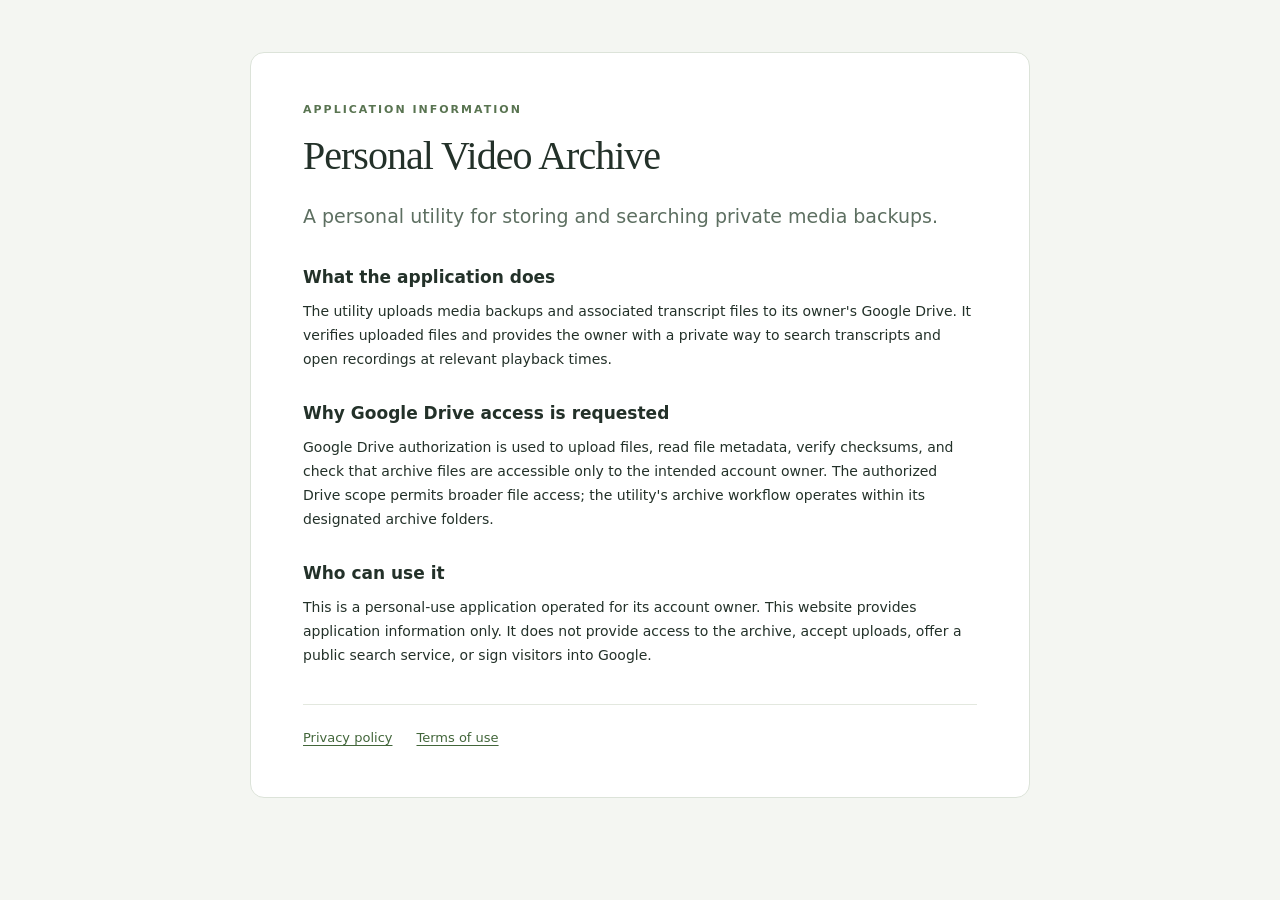
<file: index.html>
<!doctype html>
<html lang="en">
<head>
  <meta charset="utf-8">
  <meta name="viewport" content="width=device-width,initial-scale=1">
  <meta name="robots" content="noindex,nofollow">
  <meta name="referrer" content="no-referrer">
  <title>Personal Video Archive</title>
  <link rel="stylesheet" href="style.css">
</head>
<body>
  <main>
    <p class="label">APPLICATION INFORMATION</p>
    <h1>Personal Video Archive</h1>
    <p class="lead">A personal utility for storing and searching private media backups.</p>
    <h2>What the application does</h2>
    <p>The utility uploads media backups and associated transcript files to its owner's Google Drive. It verifies uploaded files and provides the owner with a private way to search transcripts and open recordings at relevant playback times.</p>
    <h2>Why Google Drive access is requested</h2>
    <p>Google Drive authorization is used to upload files, read file metadata, verify checksums, and check that archive files are accessible only to the intended account owner. The authorized Drive scope permits broader file access; the utility's archive workflow operates within its designated archive folders.</p>
    <h2>Who can use it</h2>
    <p>This is a personal-use application operated for its account owner. This website provides application information only. It does not provide access to the archive, accept uploads, offer a public search service, or sign visitors into Google.</p>
    <nav aria-label="Information pages"><a href="privacy.html">Privacy policy</a><a href="terms.html">Terms of use</a></nav>
  </main>
</body>
</html>
</file>
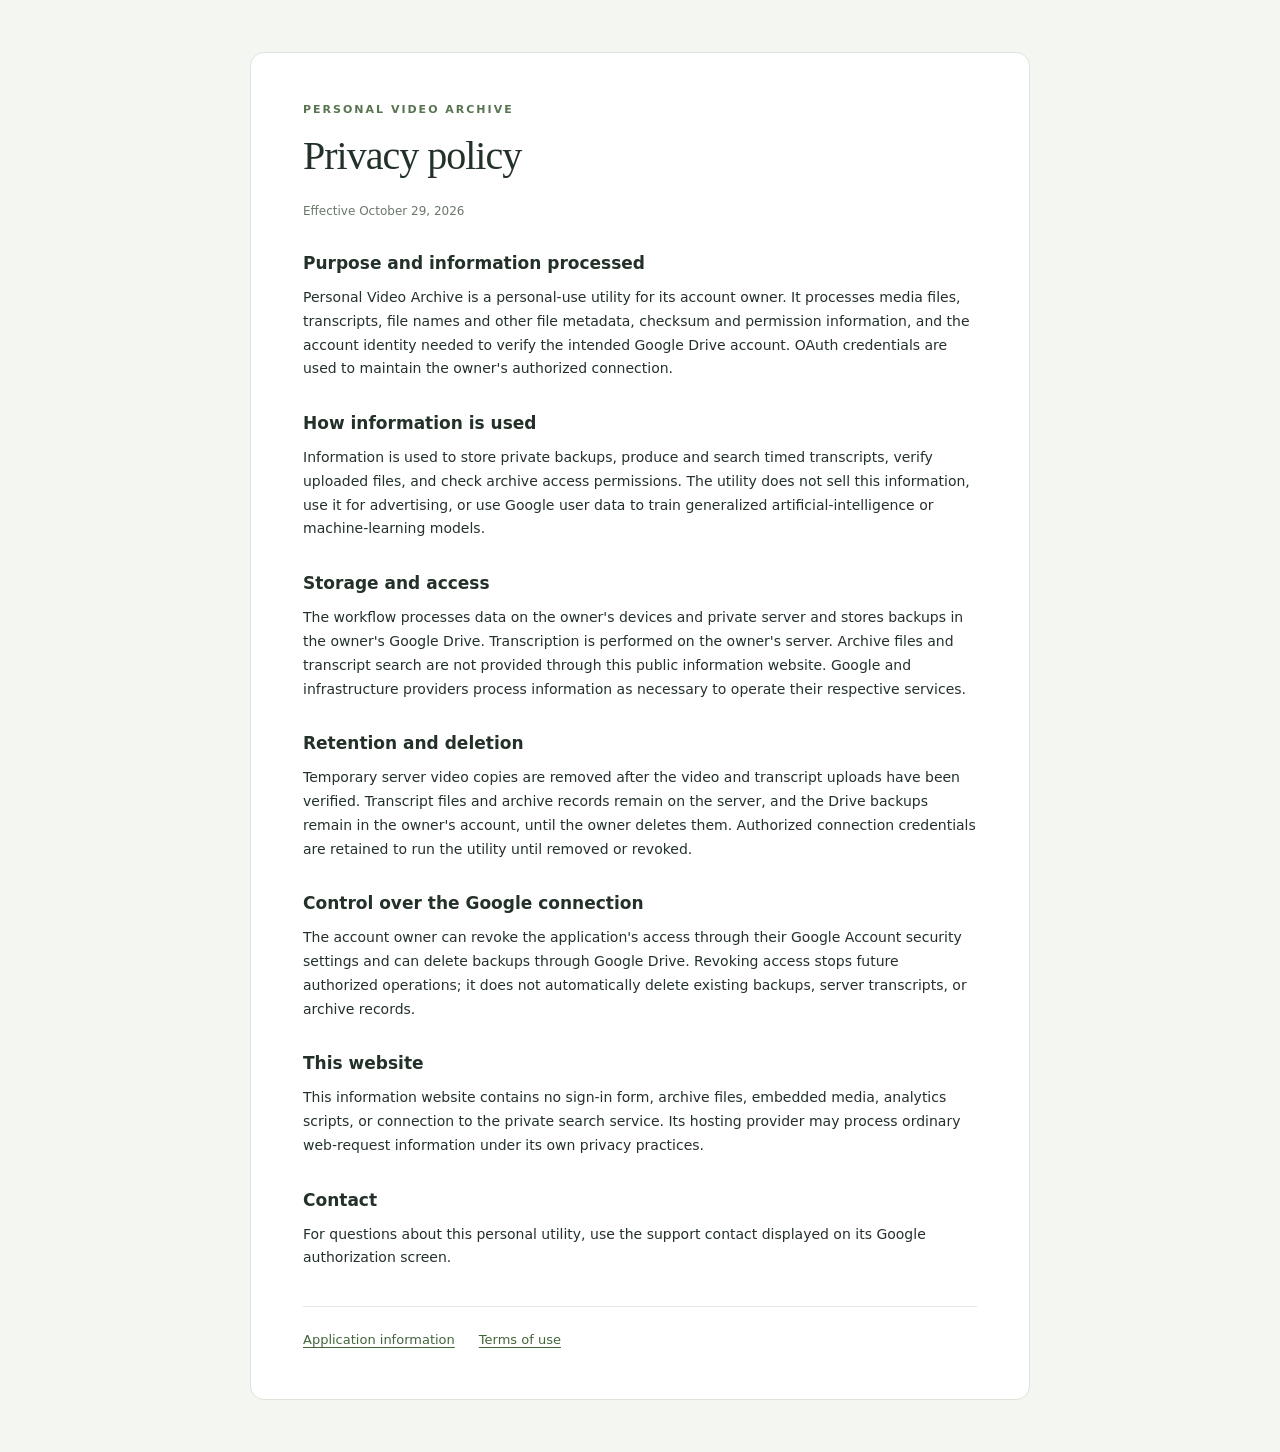
<file: privacy.html>
<!doctype html>
<html lang="en">
<head>
  <meta charset="utf-8">
  <meta name="viewport" content="width=device-width,initial-scale=1">
  <meta name="robots" content="noindex,nofollow">
  <meta name="referrer" content="no-referrer">
  <title>Privacy policy · Personal Video Archive</title>
  <link rel="stylesheet" href="style.css">
</head>
<body>
  <main>
    <p class="label">PERSONAL VIDEO ARCHIVE</p>
    <h1>Privacy policy</h1>
    <p class="date">Effective October 29, 2026</p>
    <h2>Purpose and information processed</h2>
    <p>Personal Video Archive is a personal-use utility for its account owner. It processes media files, transcripts, file names and other file metadata, checksum and permission information, and the account identity needed to verify the intended Google Drive account. OAuth credentials are used to maintain the owner's authorized connection.</p>
    <h2>How information is used</h2>
    <p>Information is used to store private backups, produce and search timed transcripts, verify uploaded files, and check archive access permissions. The utility does not sell this information, use it for advertising, or use Google user data to train generalized artificial-intelligence or machine-learning models.</p>
    <h2>Storage and access</h2>
    <p>The workflow processes data on the owner's devices and private server and stores backups in the owner's Google Drive. Transcription is performed on the owner's server. Archive files and transcript search are not provided through this public information website. Google and infrastructure providers process information as necessary to operate their respective services.</p>
    <h2>Retention and deletion</h2>
    <p>Temporary server video copies are removed after the video and transcript uploads have been verified. Transcript files and archive records remain on the server, and the Drive backups remain in the owner's account, until the owner deletes them. Authorized connection credentials are retained to run the utility until removed or revoked.</p>
    <h2>Control over the Google connection</h2>
    <p>The account owner can revoke the application's access through their Google Account security settings and can delete backups through Google Drive. Revoking access stops future authorized operations; it does not automatically delete existing backups, server transcripts, or archive records.</p>
    <h2>This website</h2>
    <p>This information website contains no sign-in form, archive files, embedded media, analytics scripts, or connection to the private search service. Its hosting provider may process ordinary web-request information under its own privacy practices.</p>
    <h2>Contact</h2>
    <p>For questions about this personal utility, use the support contact displayed on its Google authorization screen.</p>
    <nav aria-label="Information pages"><a href="index.html">Application information</a><a href="terms.html">Terms of use</a></nav>
  </main>
</body>
</html>
</file>
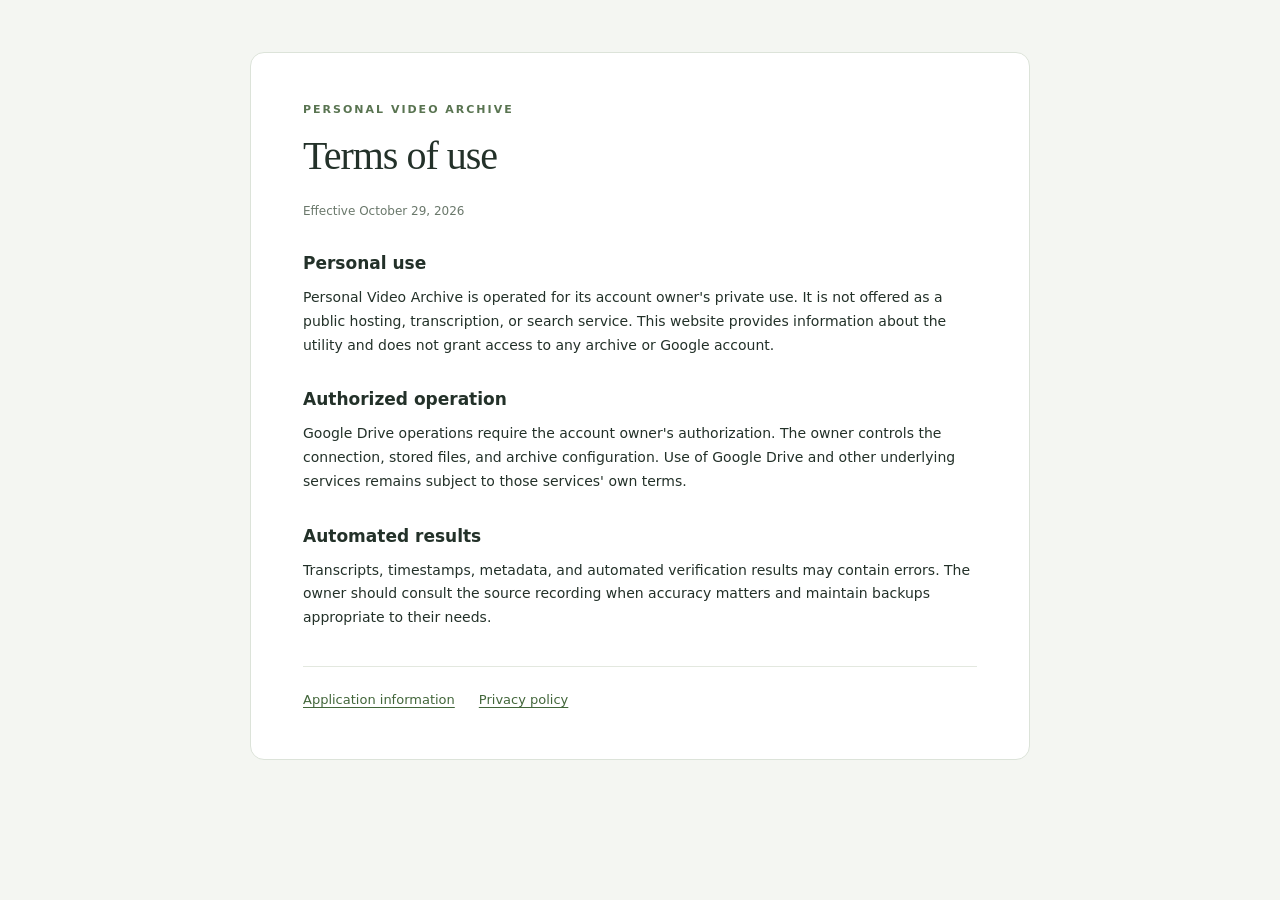
<file: terms.html>
<!doctype html>
<html lang="en">
<head>
  <meta charset="utf-8">
  <meta name="viewport" content="width=device-width,initial-scale=1">
  <meta name="robots" content="noindex,nofollow">
  <meta name="referrer" content="no-referrer">
  <title>Terms of use · Personal Video Archive</title>
  <link rel="stylesheet" href="style.css">
</head>
<body>
  <main>
    <p class="label">PERSONAL VIDEO ARCHIVE</p>
    <h1>Terms of use</h1>
    <p class="date">Effective October 29, 2026</p>
    <h2>Personal use</h2>
    <p>Personal Video Archive is operated for its account owner's private use. It is not offered as a public hosting, transcription, or search service. This website provides information about the utility and does not grant access to any archive or Google account.</p>
    <h2>Authorized operation</h2>
    <p>Google Drive operations require the account owner's authorization. The owner controls the connection, stored files, and archive configuration. Use of Google Drive and other underlying services remains subject to those services' own terms.</p>
    <h2>Automated results</h2>
    <p>Transcripts, timestamps, metadata, and automated verification results may contain errors. The owner should consult the source recording when accuracy matters and maintain backups appropriate to their needs.</p>
    <nav aria-label="Information pages"><a href="index.html">Application information</a><a href="privacy.html">Privacy policy</a></nav>
  </main>
</body>
</html>
</file>
<file: style.css>
:root{font-family:system-ui,-apple-system,"Segoe UI",sans-serif;color:#233129;background:#f4f6f2;line-height:1.7;font-synthesis:none}*{box-sizing:border-box}body{margin:0;padding:52px 20px}main{max-width:780px;margin:auto;background:#fff;padding:48px 52px;border:1px solid #dce3d9;border-radius:14px}.label{font-size:11px;font-weight:650;letter-spacing:2px;color:#597451;margin:0 0 13px}h1{font-family:Georgia,serif;font-size:40px;line-height:1.15;font-weight:400;letter-spacing:-1px;margin:0 0 22px}h2{font-size:17px;font-weight:650;margin:28px 0 8px}p{font-size:14px;margin:0 0 13px}.lead{font-size:19px;color:#5d6f61;line-height:1.6;margin-bottom:32px}.date{font-size:12px;color:#6a786b}nav{display:flex;flex-wrap:wrap;gap:24px;margin-top:36px;padding-top:22px;border-top:1px solid #e3e8df;font-size:13px}a{color:#42663a;text-underline-offset:3px}a:hover{color:#213b1b}a:focus-visible{outline:2px solid #42663a;outline-offset:4px}@media(max-width:600px){body{padding:18px 12px}main{padding:30px 25px}h1{font-size:32px}.lead{font-size:17px}}
</file>
